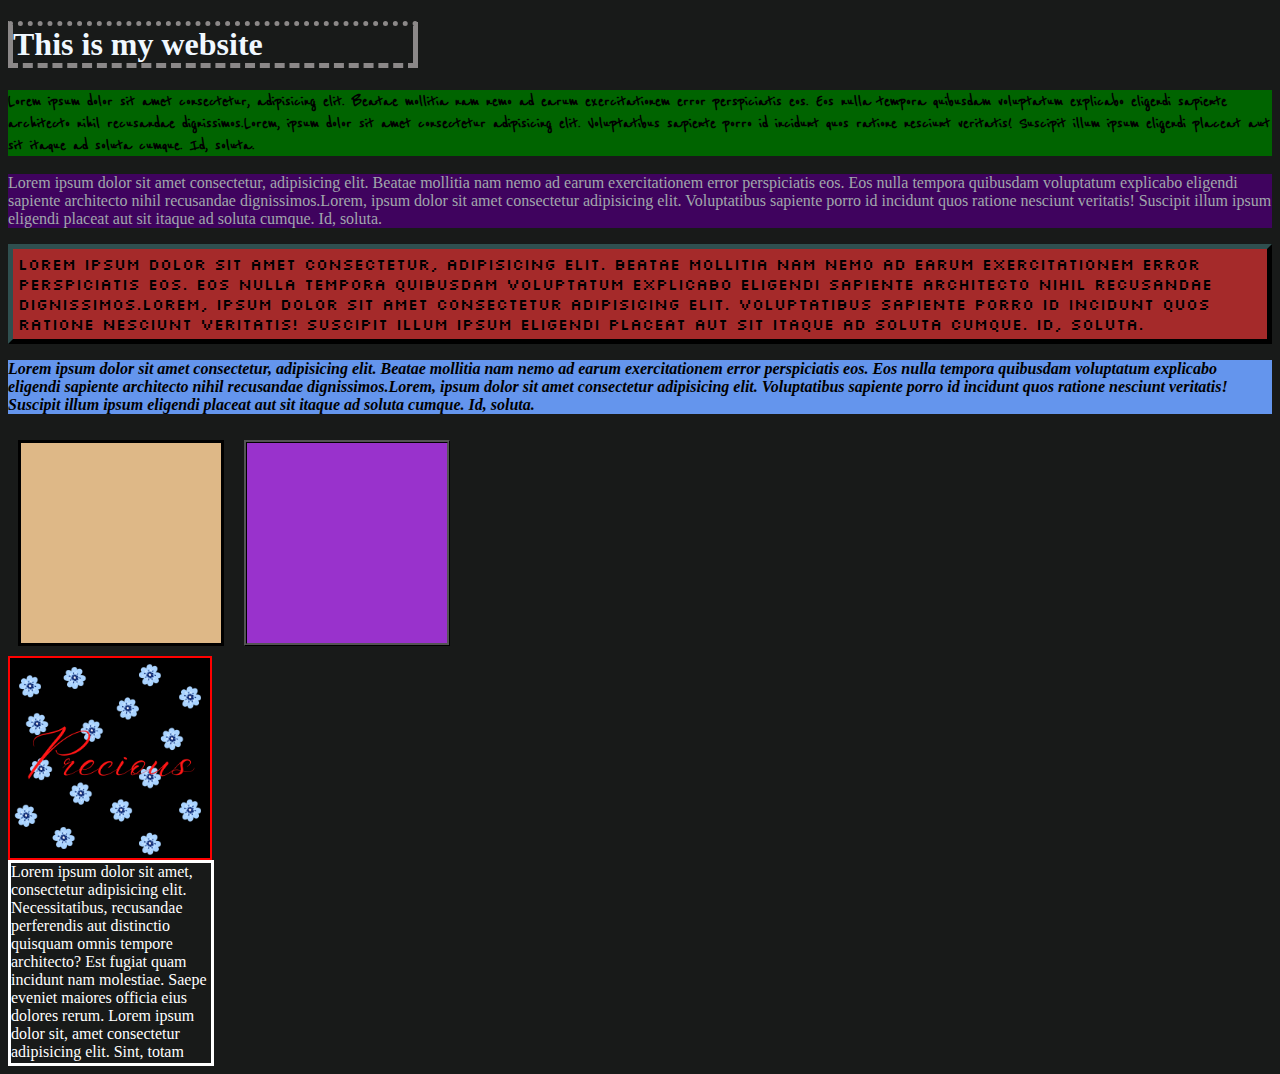
<file: index.html>
<!DOCTYPE html>
<html lang="en">
<head>
    <meta charset="UTF-8">
    <meta name="viewport" content="width=device-width, initial-scale=1.0">
    <title>Document</title>
    <link rel="stylesheet" href="style.css">
    <link href="https://fonts.googleapis.com/css2?family=Rubik+Bubbles&family=Whisper&display=swap" rel="stylesheet">
    <link href="https://fonts.googleapis.com/css2?family=Silkscreen&display=swap" rel="stylesheet">
    <link href="https://fonts.googleapis.com/css2?family=Reenie+Beanie&display=swap" rel="stylesheet">
</head>
<body>
    <h1>This is my website</h1>

    <p id="first">Lorem ipsum dolor sit amet consectetur, adipisicing elit. Beatae mollitia nam nemo ad earum exercitationem error perspiciatis eos. Eos nulla tempora quibusdam voluptatum explicabo eligendi sapiente architecto nihil recusandae dignissimos.Lorem, ipsum dolor sit amet consectetur adipisicing elit. Voluptatibus sapiente porro id incidunt quos ratione nesciunt veritatis! Suscipit illum ipsum eligendi placeat aut sit itaque ad soluta cumque. Id, soluta.</p>
    <p class="sec">Lorem ipsum dolor sit amet consectetur, adipisicing elit. Beatae mollitia nam nemo ad earum exercitationem error perspiciatis eos. Eos nulla tempora quibusdam voluptatum explicabo eligendi sapiente architecto nihil recusandae dignissimos.Lorem, ipsum dolor sit amet consectetur adipisicing elit. Voluptatibus sapiente porro id incidunt quos ratione nesciunt veritatis! Suscipit illum ipsum eligendi placeat aut sit itaque ad soluta cumque. Id, soluta.</p>
    <p class="p3">Lorem ipsum dolor sit amet consectetur, adipisicing elit. Beatae mollitia nam nemo ad earum exercitationem error perspiciatis eos. Eos nulla tempora quibusdam voluptatum explicabo eligendi sapiente architecto nihil recusandae dignissimos.Lorem, ipsum dolor sit amet consectetur adipisicing elit. Voluptatibus sapiente porro id incidunt quos ratione nesciunt veritatis! Suscipit illum ipsum eligendi placeat aut sit itaque ad soluta cumque. Id, soluta.</p>
    <p id="p4">Lorem ipsum dolor sit amet consectetur, adipisicing elit. Beatae mollitia nam nemo ad earum exercitationem error perspiciatis eos. Eos nulla tempora quibusdam voluptatum explicabo eligendi sapiente architecto nihil recusandae dignissimos.Lorem, ipsum dolor sit amet consectetur adipisicing elit. Voluptatibus sapiente porro id incidunt quos ratione nesciunt veritatis! Suscipit illum ipsum eligendi placeat aut sit itaque ad soluta cumque. Id, soluta.</p>
<div class="box">
    <div id="box1"></div>
    <div id="box2"></div>
    </div>
    <div class="per">
        <img src="image/20220101_231317_0000.png" alt="" >
    </div>
    <div class="mag">
<!-- <img src="image/girl.png" alt=""> -->
Lorem ipsum dolor sit amet, consectetur adipisicing elit. Necessitatibus, recusandae perferendis aut distinctio quisquam omnis tempore architecto? Est fugiat quam incidunt nam molestiae. Saepe eveniet maiores officia eius dolores rerum. Lorem ipsum dolor sit, amet consectetur adipisicing elit. Sint, totam architecto tempore in consequuntur, animi expedita beatae at asperiores quidem doloribus. Pariatur, voluptas totam nam quod molestiae saepe iusto expedita.
    </div>
    <!-- <div class="one"></div>
    <div class="one"></div>
    <button class="but">This is button 1</button>
    <button class="but1">This is button 2</button>
    <div class="per">
        <p>hello precious</p>
    </div>
    <button class="fon">click</button>
<button class="but2">Heyyyy</button>
<button class="but3"></button> -->
</body>
</html>
</file>
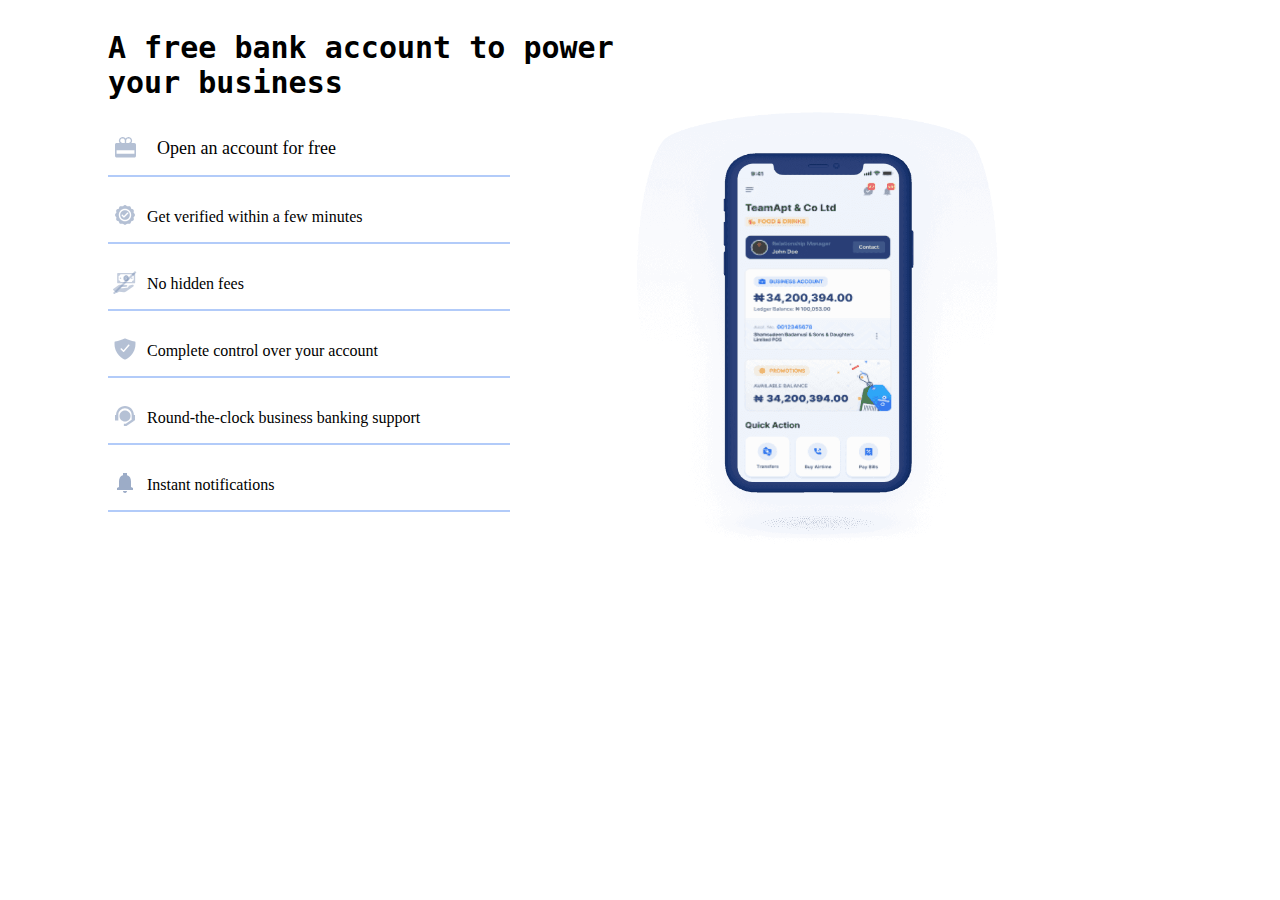
<file: moni.html>
<!DOCTYPE html>
<html lang="en">
<head>
    <meta charset="UTF-8">
    <meta name="viewport" content="width=device-width, initial-scale=1.0">
    <title>Document</title>
    <style>
.con{
    display: flex;
    flex-direction: column;
    margin-bottom: 32px;
    max-width: 444px;
    width: 100%;
    margin-left: 100px;
}
.shop{
    text-align: left;
    font-weight: 500;
    font-size: 18px;
    gap: 12px;
    align-items: center;
    line-height: 21px;
}
hr{
    width: 250px;
    margin-left: 0px;
    height: 2px;

}
.line{
    border: 0.5px solid rgb(3, 87, 238);
    background: rgb(3, 87, 238);
    margin: 16px 0px;
    width: 400px;
    opacity: 0.3;
    
}
.slide{
width: 510px;
height: 460px;
float: right;
margin-right: 200px;
margin-top: -450px;
}

    </style>
</head>
<body>
    <pre style="font-size: 30px; font-weight: bold; margin-bottom: -10px; margin-left: 100px;">A free bank account to power
your business
    </pre>
    
    <div class="con">
   <div class="shop">
<img style=" opacity: 0.3; margin-top: 10px;margin-bottom: -5px; margin-left: 5px;" src="image/shop.svg" alt=""><span style="margin-left: 20px;">Open an account for free</span>
<div class="line">
   </div>
   </div>
   <div class="ver">
<img style=" opacity: 0.3; margin-top: 10px;margin-bottom: -5px; margin-left: 5px;" src="image/veri.svg" alt=""><span style="margin-left: 10px;">Get verified within a few minutes</span>
   <div class="line">
   </div>
</div>

<div class="fee">
    <img style=" opacity: 0.6; margin-top: 10px;margin-bottom: -5px; margin-left: 5px;" src="image/hand.svg" alt=""><span style="margin-left: 10px;">No hidden fees</span>
       <div class="line">
       </div>
    </div>

    <div class="pro">
        <img style=" opacity: 0.3; margin-top: 10px;margin-bottom: -5px; margin-left: 5px;" src="image/control.svg" alt=""><span style="margin-left: 10px;">Complete control over your account</span>
           <div class="line">
           </div>
        </div>

        <div class="ser">
            <img style=" opacity: 0.6; margin-top: 10px;margin-bottom: -5px; margin-left: 5px;" src="image/cost.svg" alt=""><span style="margin-left: 10px;">Round-the-clock business banking support</span>
               <div class="line">
               </div>
            </div>

            <div class="bell">
                <img style=" opacity: 0.4; margin-top: 10px;margin-bottom: -5px; margin-left: 5px;" src="image/bell.svg" alt=""><span style="margin-left: 10px;">Instant notifications</span>
                   <div class="line">
                   </div>
                </div>
   </div>
   <img class="slide" src="image/slide-1-sm.png" alt="">

</body>
</html>
</file>
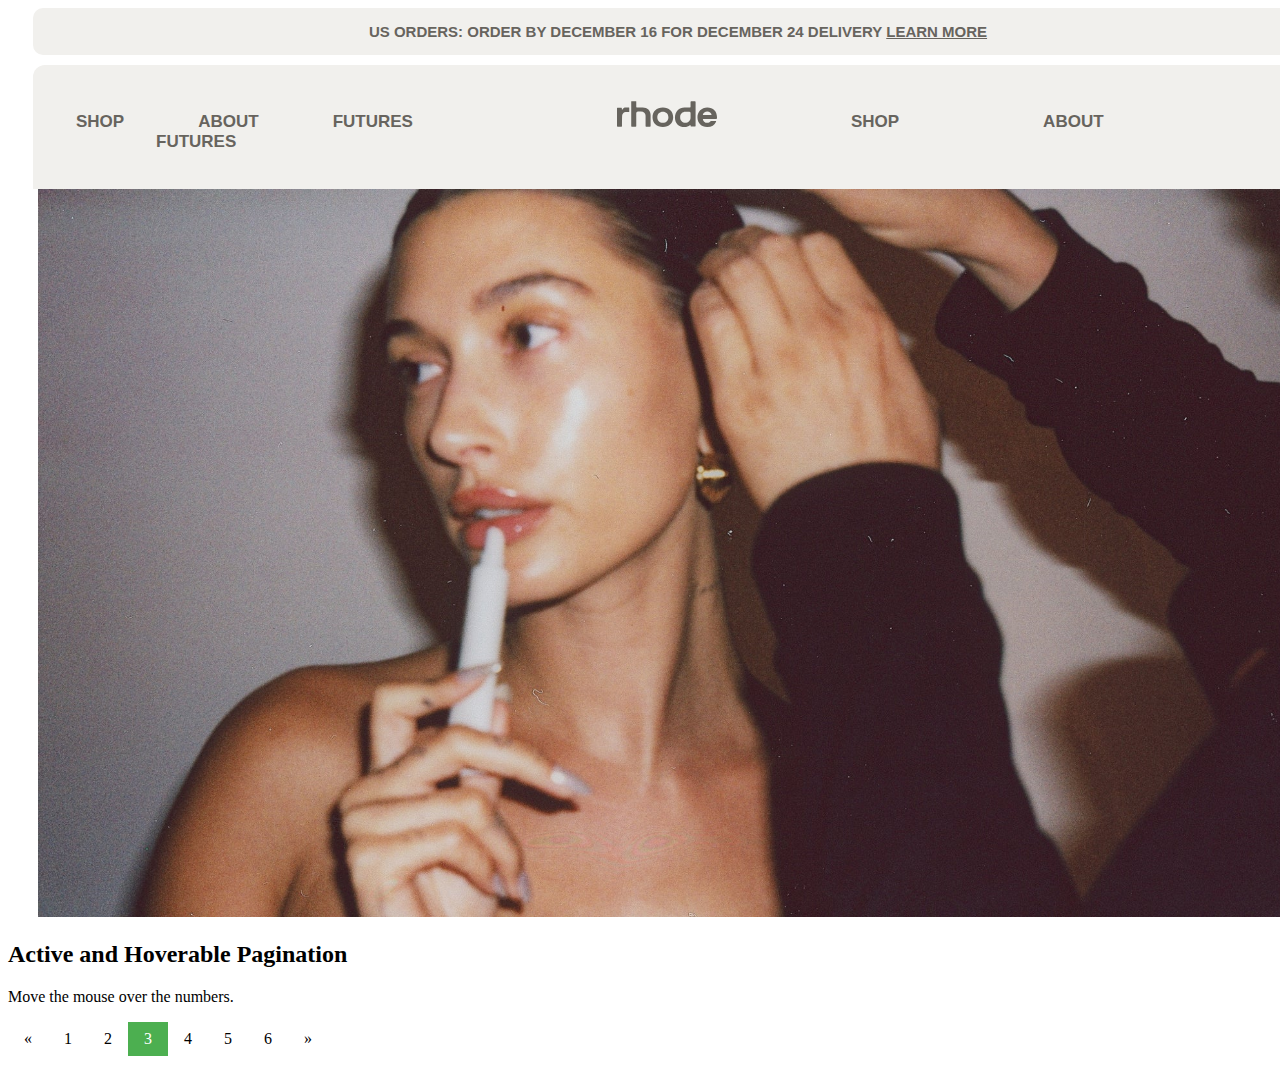
<file: rhode.html>
<!DOCTYPE html>
<html lang="en">
<head>
    <meta charset="UTF-8">
    <meta name="viewport" content="width=device-width, initial-scale=1.0">
    <title>Document</title>
    <style>
.banner{
    background-color: rgb(241,240,237);
    text-align: center;
    display: flex;
    justify-content: center;
    align-items: center;
    padding: 0px 20px;
    border-radius: 10px;
    width: 1250px;
    margin-left: 25px;
}
.order{
    font-family: Swiss,Swiss,-apple-system,BlinkMacSystemFont,Segoe UI,Roboto,Oxygen-Sans,Ubuntu,Cantarell,Helvetica Neue,sans-serif;
    font-weight: 700;
    font-size: 15px;
    /* line-height: px; */
    text-align: center;
    color: #67645e;
}
.banner a{
    text-decoration: none;
}
.head{
    top: 50px;
    margin-top: -10px;
    padding: 20px 0px;
    /* position: fixed; */
    background-color: #ffffff00;
}
.nav{
    position: relative;
    border-top-left-radius: 12px;
    border-top-right-radius: 12px;
    display: flex;
    padding: 20px 23px 20px 23px;
    height: 83.875px;
    width: 1250px;
    margin-left: 25px;
    justify-content: space-between;
    align-items: center;
    /* width: 100%; */
    background-color:rgb(241,240,237) ;

}
.link{
    color: #67645e;
    text-decoration: none;
    text-transform: uppercase;
    font-family: Swiss,Swiss,-apple-system,BlinkMacSystemFont,Segoe UI,Roboto,Oxygen-Sans,Ubuntu,Cantarell,Helvetica Neue,sans-serif;
    font-weight: 700;
    font-size: 17px;
    margin-left: 20px;
    cursor: pointer;
    
}
.link5{
    color: #67645e;
    text-decoration: none;
    text-transform: uppercase;
    font-family: Swiss,Swiss,-apple-system,BlinkMacSystemFont,Segoe UI,Roboto,Oxygen-Sans,Ubuntu,Cantarell,Helvetica Neue,sans-serif;
    font-weight: 700;
    font-size: 17px;
    margin-left: 70px;
    cursor: pointer;
}
.link6{
    color: #67645e;
    text-decoration: none;
    text-transform: uppercase;
    font-family: Swiss,Swiss,-apple-system,BlinkMacSystemFont,Segoe UI,Roboto,Oxygen-Sans,Ubuntu,Cantarell,Helvetica Neue,sans-serif;
    font-weight: 700;
    font-size: 17px;
    margin-left: 70px;
    cursor: pointer;
}
.link2{
    color: #67645e;
    text-decoration: none;
    text-transform: uppercase;
    font-family: Swiss,Swiss,-apple-system,BlinkMacSystemFont,Segoe UI,Roboto,Oxygen-Sans,Ubuntu,Cantarell,Helvetica Neue,sans-serif;
    font-weight: 700;
    font-size: 17px;
    margin-left: 130px;
    
    cursor: pointer;
}
.link3{
    color: #67645e;
    text-decoration: none;
    text-transform: uppercase;
    font-family: Swiss,Swiss,-apple-system,BlinkMacSystemFont,Segoe UI,Roboto,Oxygen-Sans,Ubuntu,Cantarell,Helvetica Neue,sans-serif;
    font-weight: 700;
    font-size: 17px;
    margin-left: 140px;
    margin-right: 5px;
    cursor: pointer;
}
.link4{
    color: #67645e;
    text-decoration: none;
    text-transform: uppercase;
    font-family: Swiss,Swiss,-apple-system,BlinkMacSystemFont,Segoe UI,Roboto,Oxygen-Sans,Ubuntu,Cantarell,Helvetica Neue,sans-serif;
    font-weight: 700;
    font-size: 17px;
    margin-left: 100px;
    margin-right: 30px;
    cursor: pointer;
}
.rhode{
margin-left: 200px;
}

/* pagination */

.pagination {
    display: inline-block;
  }
  
  .pagination a {
    color: black;
    float: left;
    padding: 8px 16px;
    text-decoration: none;
  }
  
  .pagination a.active {
    background-color: #4CAF50;
    color: white;
  }
  
  .pagination a:hover:not(.active)
   {background-color: #ddd;}

    </style>
</head>
<body>
    <div class="banner">
<a href="https://www.rhodeskin.com/pages/faq#holiday-shipping">
    <p class="order">US ORDERS: ORDER BY DECEMBER 16 FOR DECEMBER 24 DELIVERY  <U>LEARN MORE</U> </p>
</a>
    </div>
    <div class="img">
    <header class="head">
        <nav class="nav">
<div >
    <a class="link" href="https://www.rhodeskin.com/collections/shop">Shop</a>
    <a class="link5" href="https://www.rhodeskin.com/pages/about-usp">About</a>
    <a class="link6" href="https://www.rhodeskin.com/pages/philanthropy">Futures</a>

    <img class="rhode" src="image/rho.svg" alt="">
    <a class="link2" href="https://www.rhodeskin.com/collections/shop">Shop</a>
    <a class="link3" href="https://www.rhodeskin.com/pages/about-usp">About</a>
    <a class="link4" href="https://www.rhodeskin.com/pages/philanthropy">Futures</a>
</div>
        </nav>
    </header>
    <img style="margin-top: -20px; margin-left: 30px;" src="image/header.jpeg" alt="" width="1290">
</div>

<!-- Pagination -->

<h2>Active and Hoverable 
    Pagination</h2>
  
  <p>Move the mouse over the 
    numbers.</p>
  
  <div class="pagination">
    <a href="">&laquo;</a>
    <a href="spec.html">1</a>
    <a href="moni.html">2</a>
    <a class="active" href="rhode.html">3</a>
    <a href="index.html">4</a>
    <a href="index-4.html">5</a>
    <a href="git.html">6</a>
    <a href="#">&raquo;</a>
  </div>
</body>
</html>
</file>
<file: style.css>
body{
    /* background: url(image/pier.jpg);
    background-repeat: no-repeat;
    background-attachment: fixed;
    background-position: center;
    background-size: cover; */
    background-color: rgb(24, 26, 25);
}
h1{
    color: aliceblue;
    /* font-family:Rubik Bubbles; */
    border-top-style: dotted;
    border-bottom-style: dashed;
    border-left-style: solid;
    border-right-style: solid;
    border-left-width: 5px;
    border-right-width: 5px;
    border-top-width: 5px;
    border-bottom-width: 5px;
    border-left-color: rgb(139, 136, 136);
    border-color: rgb(139, 136, 136);
    width: 400px;

}

#first{
    background-color: darkgreen;
    font-family: Reenie Beanie;
    font-weight: bold;
    font-size: large;
}
.sec{
    background-color: rgb(63, 3, 94);
    color: rgb(161, 167, 172);
}
/* .one{
width: 100px;
height: 100px;
background-color: green;
margin-top: 1rem;
}
.but{
background-color: blue;
padding: 1rem;
margin-top: 1rem;
font-size: 20px;
}
.but1{
    background-color: burlywood;
    padding: 1em;
    font-size: 20px;
}
.per{
    height: 100px;
    background-color: yellow;
    width: 50%;
}
.per p{
    width: 50%;
}
.fon{
    font-size: 1rem;
    padding: 1em;
font-size: 10px;
}
.but2{
    padding: 1rem;
}
.but3{
    padding: 2em;
} */
.p3{
    background-color: brown;
    font-family: silkscreen;
    border-style: outset;
    border-width: 5px;
    border-color: darkslategray;
    padding: 5px;
}
#p4{
    background-color: cornflowerblue;
    font-style: italic;
    font-weight: bold;
}
#box1{
    border: 3px solid;
    width: 200px;
    height: 200px;
    background-color: burlywood;
    margin: 10px;
}
#box2{
    border: 3px ridge black;
    width: 200px;
    height: 200px;
    background-color: darkorchid;
    margin: 10px;
}
.box{
    display: flex;
}
.per{
    width: 200px;
    height: 200px;
    border: 2px solid red;
}
.per img{
   width: 100%;
   height: 100%;
   object-fit: contain;
}
.mag{
    width: 200px;
    height: 200px;
    border: 3px solid white;
    color: white;
    overflow: scroll;
    /* margin: 10%; */
}
.git{
    background-color:#6e40c9;
    color: #fff;
    padding: 16px 24px 16px 24px;
    border: none;
    border-radius: 5px;
    border-top-left-radius: 0px;
    border-bottom-left-radius: 0px;
    margin-left: -5px;
    font-size: 16px;
    font-weight: 700;
    text-decoration: none solid #fff;
    text-align: center;
}
.git:hover{
    cursor: pointer;
}

.email{
    padding: 10px;
    border-radius: 5px;
    border-top-right-radius: 0px;
    border-bottom-right-radius: 0px;
    padding: 16px 24px 16px 24px;
    border: none;
    outline-color: blue;
}
.start{
    font-size: 16px;
    font-weight: 700;
    line-height: 16px;
    text-align: center;
    padding: 16px 24px 16px 24px;
    border-radius: 7px;
    border: 2px solid rgb(188,140,255);
    background-color: black;
    color: #f0eded;
    margin-left: 20px;
}
.start:hover{
    border: 3px solid white;
    color: white;
    font-weight: 700.5;
}
.sea{
    color: white;
    cursor: pointer;
}
.icon{
    float: right;
    justify-content: space-between;
    margin-right: 20px;
    margin-top: -95px;
    
}
.sign{
    float: right;

}
.menu{
    width: 50px;
    height: 50px;
}
.menu:hover{
    color: red;
}

/* pagination */

.pagination {
    display: inline-block;
  }
  
  .pagination a {
    color: black;
    float: left;
    padding: 8px 16px;
    text-decoration: none;
  }
  
  .pagination a.active {
    background-color: #4CAF50;
    color: white;
  }
  
  .pagination a:hover:not(.active)
   {background-color: #ddd;}
</file>
